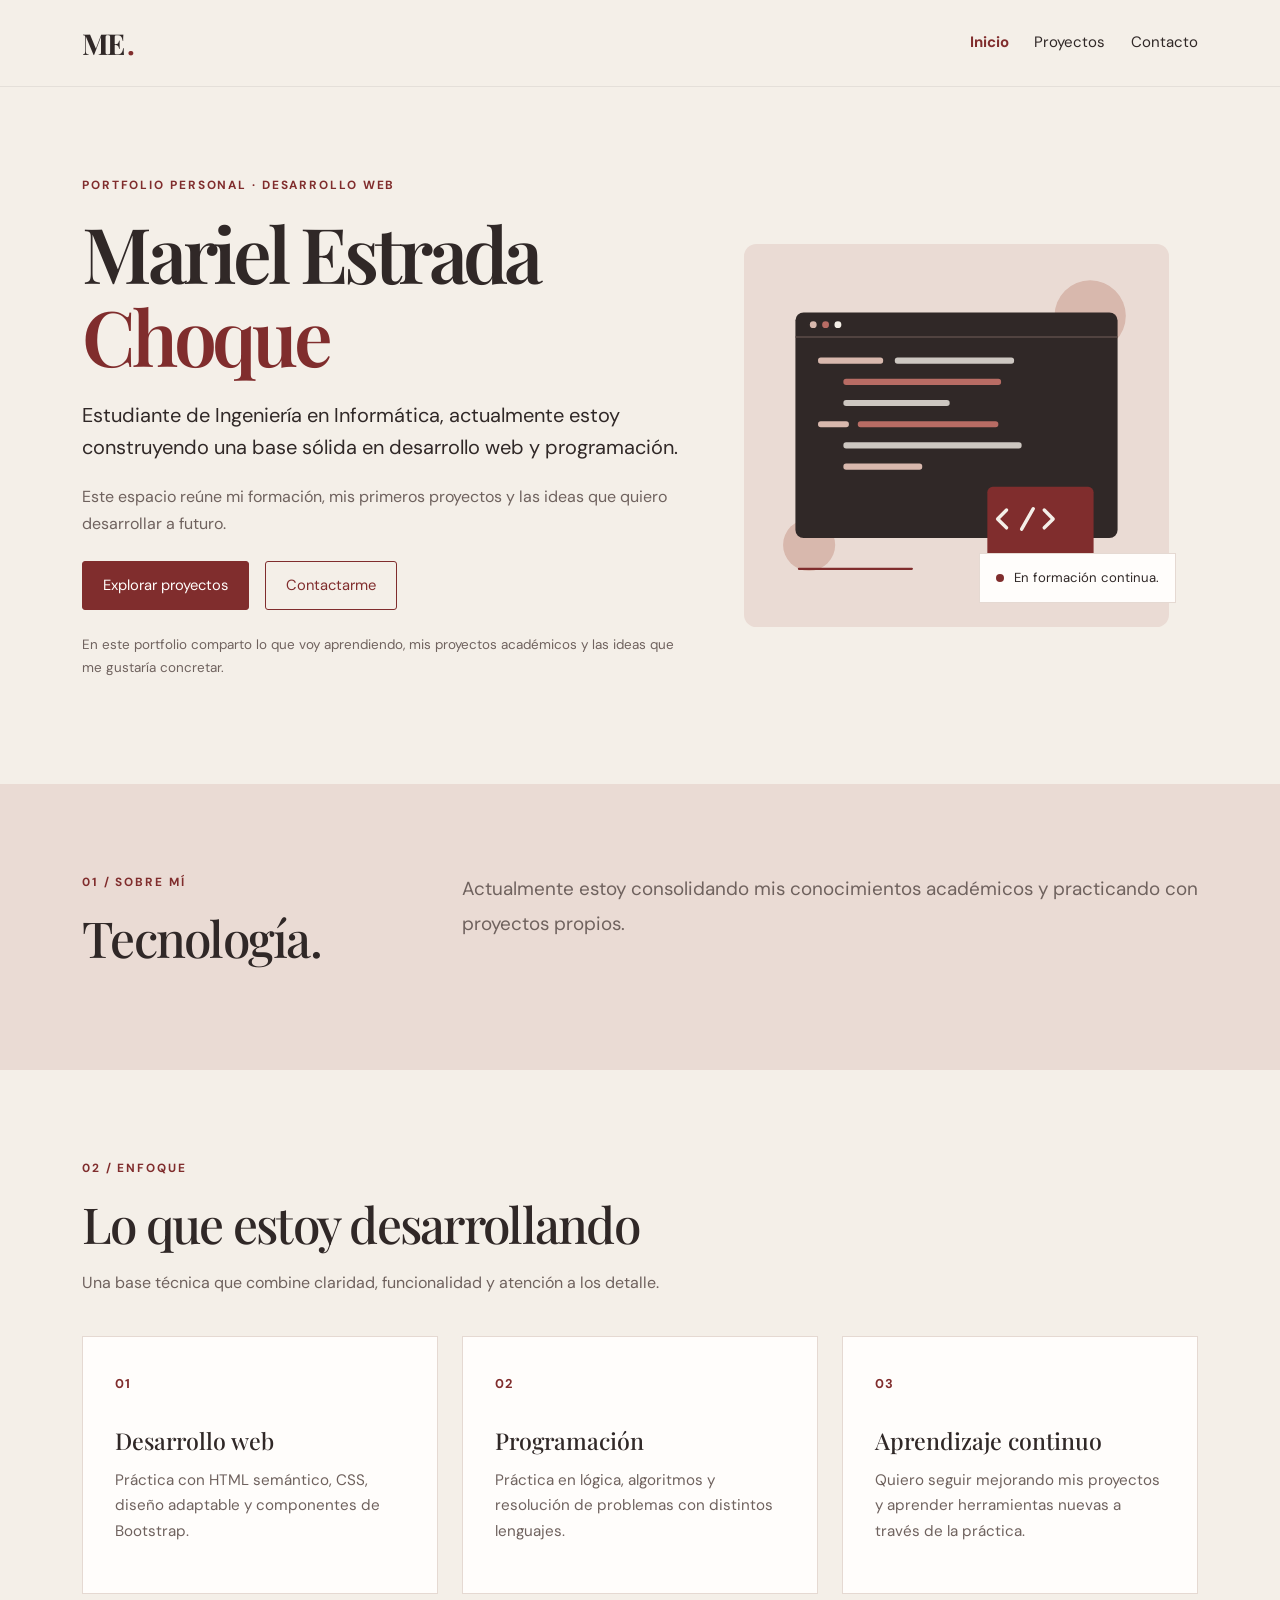
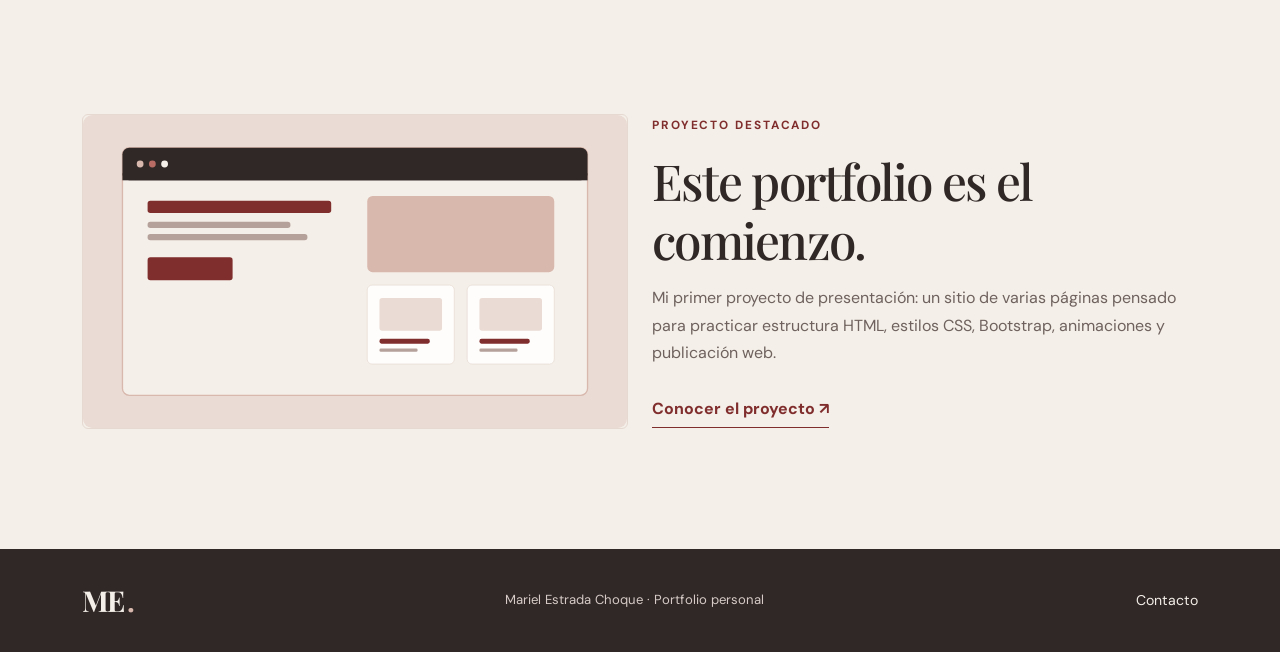
<file: index.html>
<!DOCTYPE html>
<html lang="es">
 <head>
  <meta charset="utf-8"/>
  <meta content="width=device-width, initial-scale=1.0" name="viewport"/>
  <meta content="Portfolio personal de Mariel Estrada Choque, estudiante de Ingeniería en Informática." name="description"/>
  <meta content="Mariel Estrada Choque" name="author"/>
  <meta content="Mariel Estrada Choque | Portfolio" property="og:title"/>
  <meta content="Formación, proyectos y camino en desarrollo web." property="og:description"/>
  <title>
   Mariel Estrada Choque | Portfolio
  </title>
  <link href="https://fonts.googleapis.com" rel="preconnect"/>
  <link crossorigin="" href="https://fonts.gstatic.com" rel="preconnect"/>
  <link href="https://fonts.googleapis.com/css2?family=DM+Sans:wght@400;500;600;700&amp;family=Playfair+Display:wght@500;600;700&amp;display=swap" rel="stylesheet"/>
  <link href="https://cdn.jsdelivr.net/npm/bootstrap@5.3.8/dist/css/bootstrap.min.css" rel="stylesheet"/>
  <link href="css/styles.css" rel="stylesheet"/>
 </head>
 <body>
  <header class="site-header">
   <nav aria-label="Navegación principal" class="site-nav container">
    <a aria-label="Mariel Estrada Choque, ir al inicio" class="brand-mark" href="index.html">
     ME
     <span>
      .
     </span>
    </a>
    <ul class="nav-menu">
     <li>
      <a aria-current="page" class="nav-link active" href="index.html">
       Inicio
      </a>
     </li>
     <li>
      <a class="nav-link" href="pages/proyectos.html">
       Proyectos
      </a>
     </li>
     <li>
      <a class="nav-link" href="pages/contacto.html">
       Contacto
      </a>
     </li>
    </ul>
   </nav>
  </header>
  <main>
   <section class="hero container section-space">
    <div class="row align-items-center g-5">
     <div class="col-lg-7">
      <p class="eyebrow slide-in-left">
       PORTFOLIO PERSONAL · DESARROLLO WEB
      </p>
      <h1 class="hero-title tracking-in-expand">
       Mariel Estrada
       <span>
        Choque
       </span>
      </h1>
      <p class="hero-lead">
       Estudiante de Ingeniería en Informática, actualmente estoy
              construyendo una base sólida en desarrollo web y programación.
      </p>
      <p class="body-copy">
       Este espacio reúne mi formación, mis primeros proyectos y las
              ideas que quiero desarrollar a futuro.
      </p>
      <div class="d-flex flex-wrap gap-3 mt-4">
       <a class="btn btn-wine" href="pages/proyectos.html">
        Explorar proyectos
       </a>
       <a class="btn btn-outline-wine" href="pages/contacto.html">
        Contactarme
       </a>
      </div>
      <p class="small-note mt-4">
       En este portfolio comparto lo que voy aprendiendo, mis proyectos académicos y las ideas que me gustaría concretar.
      </p>
     </div>
     <div class="col-lg-5">
      <div class="hero-art-wrap">
       <img alt="Ilustración abstracta de una ventana de código y formas geométricas" class="hero-art rotate-in-soft" loading="eager" src="assets/images/ilustracion-web.svg"/>
       <div class="art-caption">
        <span class="caption-dot">
        </span>
        En formación continua.
       </div>
      </div>
     </div>
    </div>
    <audio aria-label="Audio de bienvenida" autoplay="" preload="metadata">
     <source src="assets/audio/sonido-inicio.wav" type="audio/wav"/>
    </audio>
   </section>
   <section class="intro-band section-space">
    <div class="container">
     <div class="row g-4 align-items-start">
      <div class="col-md-4">
       <p class="eyebrow">
        01 / SOBRE MÍ
       </p>
       <h2 class="section-title">
        Tecnología.
       </h2>
      </div>
      <div class="col-md-8">
       <p class="body-copy body-copy-large">
        Actualmente estoy consolidando mis conocimientos
                académicos y practicando con proyectos propios.
       </p>
      </div>
     </div>
    </div>
   </section>
   <section class="container section-space">
    <div class="section-heading">
     <p class="eyebrow">
      02 / ENFOQUE
     </p>
     <h2 class="section-title">
      Lo que estoy desarrollando
     </h2>
     <p class="body-copy">
      Una base técnica que combine claridad, funcionalidad y atención a los
            detalle.
     </p>
    </div>
    <div class="row g-4 mt-2">
     <div class="col-md-4">
      <article class="info-card h-100">
       <span class="card-number">
        01
       </span>
       <h3>
        Desarrollo web
       </h3>
       <p>
        Práctica con HTML semántico, CSS, diseño adaptable y componentes
                de Bootstrap.
       </p>
      </article>
     </div>
     <div class="col-md-4">
      <article class="info-card h-100">
       <span class="card-number">
        02
       </span>
       <h3>
        Programación
       </h3>
       <p>
        Práctica en lógica, algoritmos y resolución de problemas con distintos lenguajes.
       </p>
      </article>
     </div>
     <div class="col-md-4">
      <article class="info-card h-100">
       <span class="card-number">
        03
       </span>
       <h3>
        Aprendizaje continuo
       </h3>
       <p>
        Quiero seguir mejorando mis proyectos y aprender herramientas nuevas a través de la práctica.
       </p>
      </article>
     </div>
    </div>
   </section>
   <section class="container section-space pt-0">
    <div class="project-feature row align-items-center g-4">
     <div class="col-lg-6">
      <img alt="Ilustración de una página web con tarjetas y diseño adaptable" class="project-preview" loading="lazy" src="assets/images/ilustracion-proyecto.svg"/>
     </div>
     <div class="col-lg-6">
      <p class="eyebrow">
       PROYECTO DESTACADO
      </p>
      <h2 class="section-title">
       Este portfolio es el comienzo.
      </h2>
      <p class="body-copy">
       Mi primer proyecto de presentación: un sitio de varias páginas
              pensado para practicar estructura HTML, estilos CSS, Bootstrap,
              animaciones y publicación web.
      </p>
      <a class="text-link" href="pages/proyectos.html">
       Conocer el proyecto
       <span aria-hidden="true">
        ↗
       </span>
      </a>
     </div>
    </div>
   </section>
  </main>
  <footer class="site-footer">
   <div class="container footer-inner">
    <a class="brand-mark" href="index.html">
     ME
     <span>
      .
     </span>
    </a>
    <p>
     Mariel Estrada Choque · Portfolio personal
    </p>
    <a class="footer-link" href="pages/contacto.html">
     Contacto
    </a>
   </div>
  </footer>
 </body>
</html>
</file>
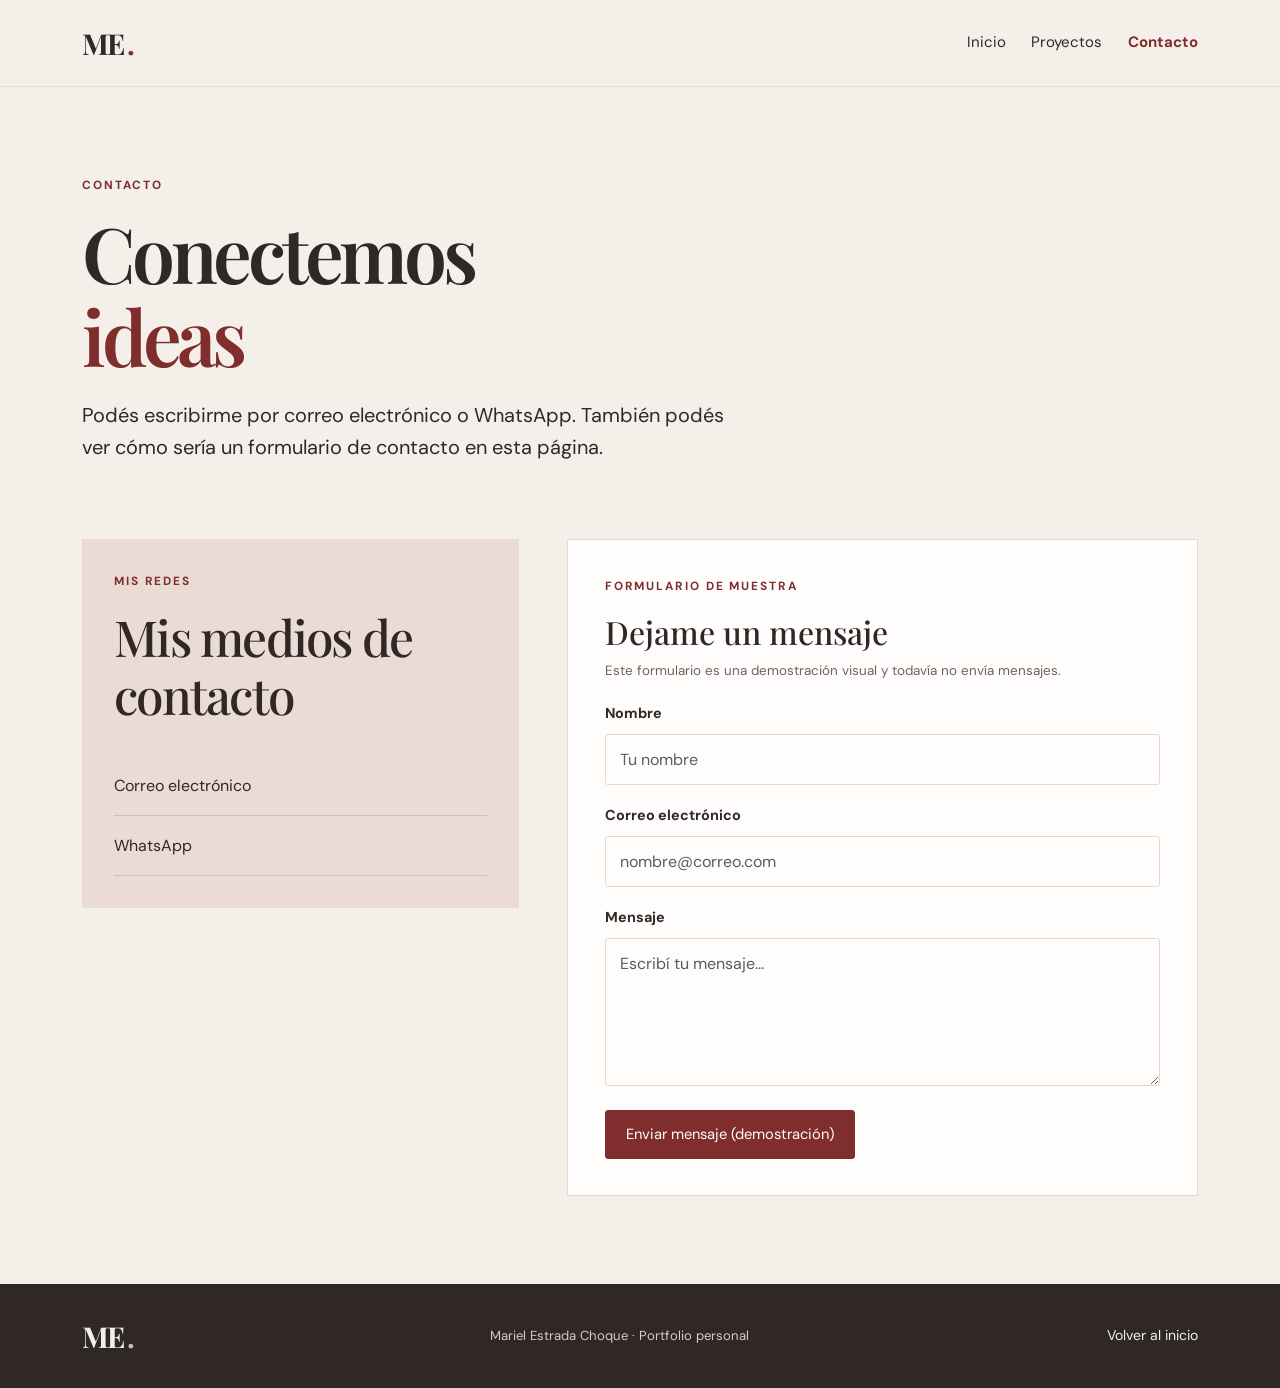
<file: pages/contacto.html>
<!DOCTYPE html>
<html lang="es">
 <head>
  <meta charset="utf-8"/>
  <meta content="width=device-width, initial-scale=1.0" name="viewport"/>
  <meta content="Medios de contacto de Mariel Estrada Choque." name="description"/>
  <meta content="Mariel Estrada Choque" name="author"/>
  <title>
   Contacto | Mariel Estrada Choque
  </title>
  <link href="https://fonts.googleapis.com" rel="preconnect"/>
  <link crossorigin="" href="https://fonts.gstatic.com" rel="preconnect"/>
  <link href="https://fonts.googleapis.com/css2?family=DM+Sans:wght@400;500;600;700&amp;family=Playfair+Display:wght@500;600;700&amp;display=swap" rel="stylesheet"/>
  <link href="https://cdn.jsdelivr.net/npm/bootstrap@5.3.8/dist/css/bootstrap.min.css" rel="stylesheet"/>
  <link href="../css/styles.css" rel="stylesheet"/>
 </head>
 <body>
  <header class="site-header">
   <nav aria-label="Navegación principal" class="site-nav container">
    <a aria-label="Mariel Estrada Choque, ir al inicio" class="brand-mark" href="../index.html">
     ME
     <span>
      .
     </span>
    </a>
    <ul class="nav-menu">
     <li>
      <a class="nav-link" href="../index.html">
       Inicio
      </a>
     </li>
     <li>
      <a class="nav-link" href="proyectos.html">
       Proyectos
      </a>
     </li>
     <li>
      <a aria-current="page" class="nav-link active" href="contacto.html">
       Contacto
      </a>
     </li>
    </ul>
   </nav>
  </header>
  <main>
   <section class="page-hero container section-space">
    <p class="eyebrow slide-in-left">
     CONTACTO
    </p>
    <h1 class="page-title tracking-in-expand">
     Conectemos
     <span>
      ideas
     </span>
    </h1>
    <p class="hero-lead">
     Podés escribirme por correo electrónico o WhatsApp. También podés ver cómo sería un formulario de contacto en esta página.
    </p>
   </section>
   <section class="container section-space pt-0">
    <div class="row g-5">
     <div class="col-lg-5">
      <div class="contact-intro">
       <p class="eyebrow">
        MIS REDES
       </p>
       <h2 class="section-title">
        Mis medios de contacto
       </h2>
       <ul class="contact-list">
        <li>
         <a href="mailto:mariel.estrada.choque.1809@gmail.com">
          Correo electrónico
          <span>
          </span>
         </a>
        </li>
        <li>
         <a href="https://wa.me/5491131696040" rel="noopener noreferrer" target="_blank">
          WhatsApp
          <span>
          </span>
         </a>
        </li>
       </ul>
      </div>
     </div>
     <div class="col-lg-7">
      <form class="contact-form" id="formulario">
       <p class="eyebrow">
        FORMULARIO DE MUESTRA
       </p>
       <h2>
        Dejame un mensaje
       </h2>
       <p class="small-note">
        Este formulario es una demostración visual y todavía no envía mensajes.
       </p>
       <div class="mb-3">
        <label class="form-label" for="nombre">
         Nombre
        </label>
        <input class="form-control" id="nombre" name="nombre" placeholder="Tu nombre" required="" type="text"/>
       </div>
       <div class="mb-3">
        <label class="form-label" for="correo">
         Correo electrónico
        </label>
        <input class="form-control" id="correo" name="correo" placeholder="nombre@correo.com" required="" type="email"/>
       </div>
       <div class="mb-4">
        <label class="form-label" for="mensaje">
         Mensaje
        </label>
        <textarea class="form-control" id="mensaje" name="mensaje" placeholder="Escribí tu mensaje..." required="" rows="5"></textarea>
       </div>
       <button class="btn btn-wine" type="button">
        Enviar mensaje (demostración)
       </button>
      </form>
     </div>
    </div>
   </section>
  </main>
  <footer class="site-footer">
   <div class="container footer-inner">
    <a class="brand-mark" href="../index.html">
     ME
     <span>
      .
     </span>
    </a>
    <p>
     Mariel Estrada Choque · Portfolio personal
    </p>
    <a class="footer-link" href="../index.html">
     Volver al inicio
    </a>
   </div>
  </footer>
 </body>
</html>
</file>
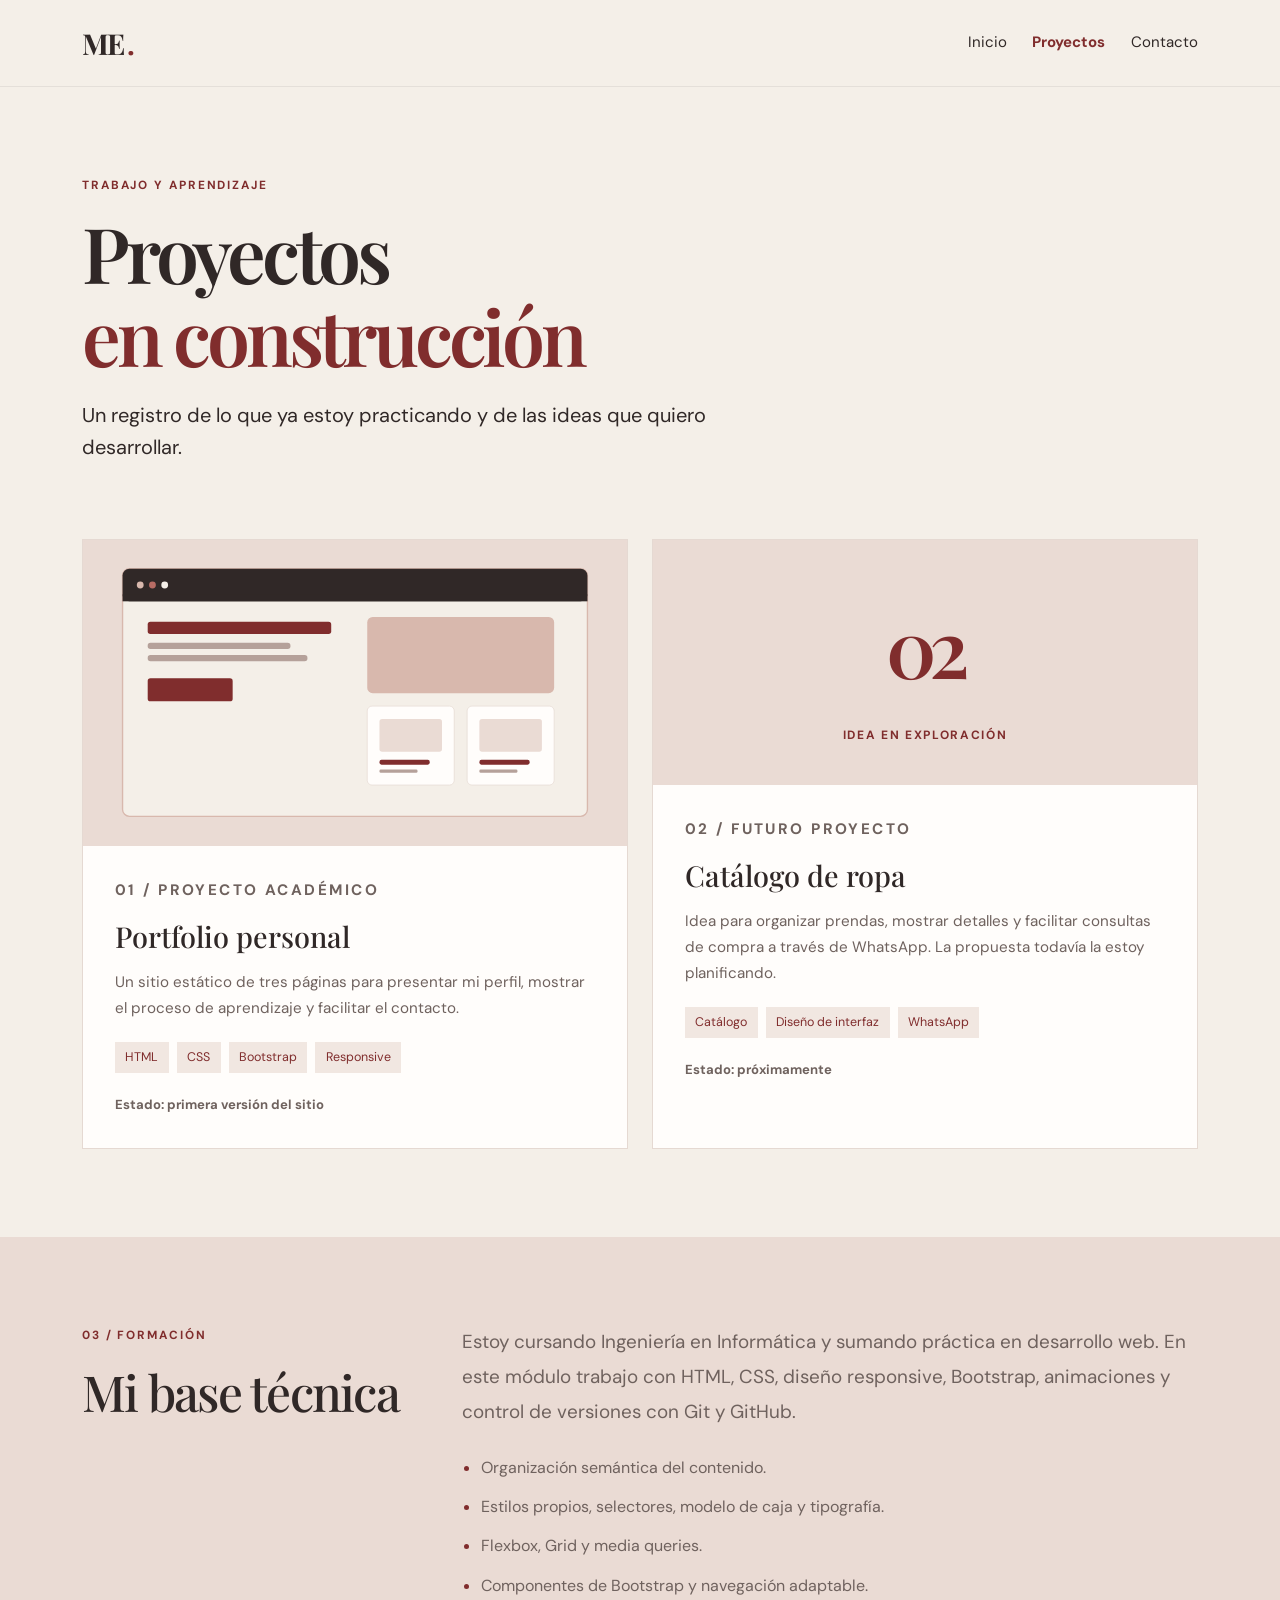
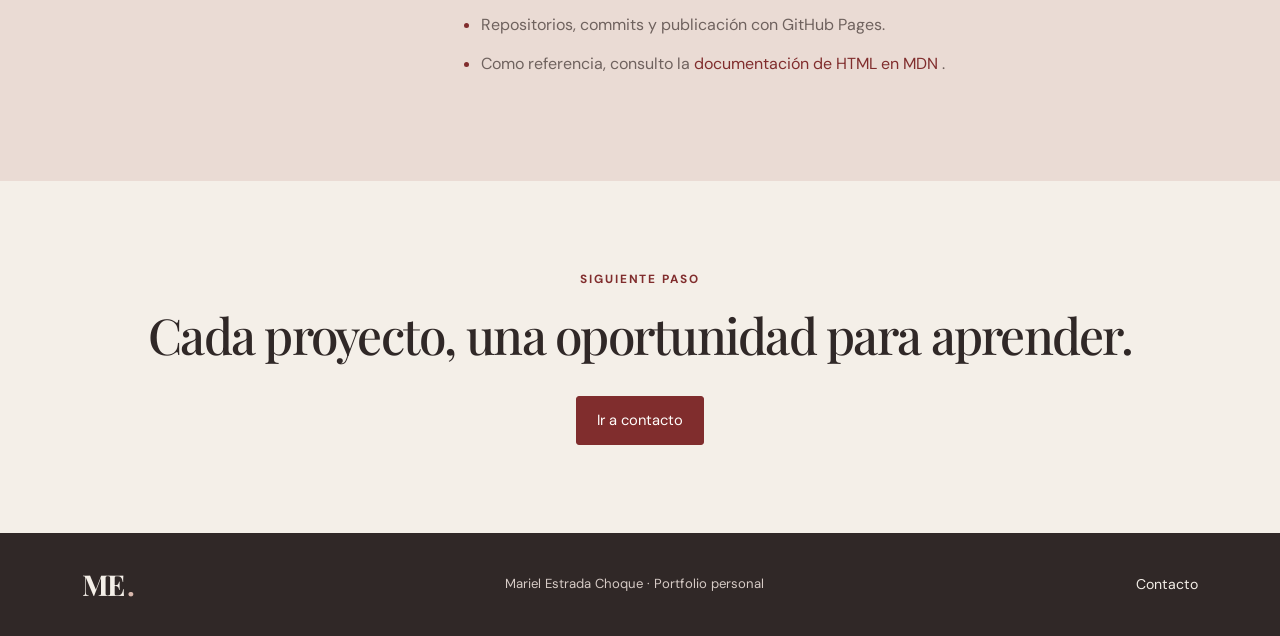
<file: pages/proyectos.html>
<!DOCTYPE html>
<html lang="es">
 <head>
  <meta charset="utf-8"/>
  <meta content="width=device-width, initial-scale=1.0" name="viewport"/>
  <meta content="Proyectos y objetivos de aprendizaje de Mariel Estrada Choque." name="description"/>
  <meta content="Mariel Estrada Choque" name="author"/>
  <title>
   Proyectos | Mariel Estrada Choque
  </title>
  <link href="https://fonts.googleapis.com" rel="preconnect"/>
  <link crossorigin="" href="https://fonts.gstatic.com" rel="preconnect"/>
  <link href="https://fonts.googleapis.com/css2?family=DM+Sans:wght@400;500;600;700&amp;family=Playfair+Display:wght@500;600;700&amp;display=swap" rel="stylesheet"/>
  <link href="https://cdn.jsdelivr.net/npm/bootstrap@5.3.8/dist/css/bootstrap.min.css" rel="stylesheet"/>
  <link href="../css/styles.css" rel="stylesheet"/>
 </head>
 <body>
  <header class="site-header">
   <nav aria-label="Navegación principal" class="site-nav container">
    <a aria-label="Mariel Estrada Choque, ir al inicio" class="brand-mark" href="../index.html">
     ME
     <span>
      .
     </span>
    </a>
    <ul class="nav-menu">
     <li>
      <a class="nav-link" href="../index.html">
       Inicio
      </a>
     </li>
     <li>
      <a aria-current="page" class="nav-link active" href="proyectos.html">
       Proyectos
      </a>
     </li>
     <li>
      <a class="nav-link" href="contacto.html">
       Contacto
      </a>
     </li>
    </ul>
   </nav>
  </header>
  <main>
   <section class="page-hero container section-space">
    <p class="eyebrow slide-in-left">
     TRABAJO Y APRENDIZAJE
    </p>
    <h1 class="page-title tracking-in-expand">
     Proyectos
     <span>
      en construcción
     </span>
    </h1>
    <p class="hero-lead">
     Un registro de lo que ya estoy practicando y de las ideas que quiero
          desarrollar.
    </p>
   </section>
   <section class="container section-space pt-0">
    <div class="row g-4">
     <div class="col-lg-6">
      <article class="project-card h-100">
       <img alt="Vista ilustrada del portfolio personal" class="project-image" src="../assets/images/ilustracion-proyecto.svg"/>
       <div class="project-card-body">
        <p class="eyebrow">
         01 / PROYECTO ACADÉMICO
        </p>
        <h2>
         Portfolio personal
        </h2>
        <p>
         Un sitio estático de tres páginas para presentar mi perfil,
                  mostrar el proceso de aprendizaje y facilitar el contacto.
        </p>
        <ul class="tag-list">
         <li>
          HTML
         </li>
         <li>
          CSS
         </li>
         <li>
          Bootstrap
         </li>
         <li>
          Responsive
         </li>
        </ul>
        <p class="project-status">
         Estado: primera versión del sitio
        </p>
       </div>
      </article>
     </div>
     <div class="col-lg-6">
      <article class="project-card h-100">
       <div class="project-placeholder">
        <span class="placeholder-symbol">
         02
        </span>
        <span>
         IDEA EN EXPLORACIÓN
        </span>
       </div>
       <div class="project-card-body">
        <p class="eyebrow">
         02 / FUTURO PROYECTO
        </p>
        <h2>
         Catálogo de ropa
        </h2>
        <p>
         Idea para organizar prendas, mostrar detalles y facilitar
                  consultas de compra a través de WhatsApp. La propuesta todavía la estoy planificando.
        </p>
        <ul class="tag-list">
         <li>
          Catálogo
         </li>
         <li>
          Diseño de interfaz
         </li>
         <li>
          WhatsApp
         </li>
        </ul>
        <p class="project-status">
         Estado: próximamente
        </p>
       </div>
      </article>
     </div>
    </div>
   </section>
   <section class="intro-band section-space">
    <div class="container">
     <div class="row g-4">
      <div class="col-md-4">
       <p class="eyebrow">
        03 / FORMACIÓN
       </p>
       <h2 class="section-title">
        Mi base técnica
       </h2>
      </div>
      <div class="col-md-8">
       <p class="body-copy body-copy-large">
        Estoy cursando Ingeniería en Informática y sumando práctica en desarrollo web. En este módulo trabajo con HTML, CSS, diseño responsive, Bootstrap, animaciones y control de versiones con Git y GitHub.
       </p>
       <ul class="learning-list">
        <li>
         Organización semántica del contenido.
        </li>
        <li>
         Estilos propios, selectores, modelo de caja y tipografía.
        </li>
        <li>
         Flexbox, Grid y media queries.
        </li>
        <li>
         Componentes de Bootstrap y navegación adaptable.
        </li>
        <li>
         Repositorios, commits y publicación con GitHub Pages.
        </li>
        <li>
         Como referencia, consulto la
         <a href="https://developer.mozilla.org/es/docs/Web/HTML" rel="noopener noreferrer" target="_blank">
          documentación de HTML en MDN
         </a>
         .
        </li>
       </ul>
      </div>
     </div>
    </div>
   </section>
   <section class="container section-space text-center">
    <p class="eyebrow">
     SIGUIENTE PASO
    </p>
    <h2 class="section-title">
     Cada proyecto, una oportunidad para aprender.
    </h2>
    <a class="btn btn-wine mt-3" href="contacto.html">
     Ir a contacto
    </a>
   </section>
  </main>
  <footer class="site-footer">
   <div class="container footer-inner">
    <a class="brand-mark" href="../index.html">
     ME
     <span>
      .
     </span>
    </a>
    <p>
     Mariel Estrada Choque · Portfolio personal
    </p>
    <a class="footer-link" href="contacto.html">
     Contacto
    </a>
   </div>
  </footer>
 </body>
</html>
</file>
<file: css/styles.css>
:root {
  --rosa-arcilla: #d8b8ad;
  --rojo-vino: #802d2d;
  --marfil: #f4efe8;
  --cafe-carbon: #302827;
  --blanco: #fffdfb;
  --texto-suave: #6f625e;
  --borde: #e5d9d2;
}

* {
  margin: 0;
  padding: 0;
  box-sizing: border-box;
}

html {
  scroll-behavior: smooth;
}

body {
  background-color: var(--marfil);
  color: var(--cafe-carbon);
  font-family: "DM Sans", Arial, sans-serif;
  line-height: 1.7;
}

img {
  display: block;
  max-width: 100%;
}

a {
  color: var(--rojo-vino);
  text-decoration: none;
}

a:hover {
  color: var(--cafe-carbon);
}

h1,
h2,
h3,
.brand-mark {
  font-family: "Playfair Display", Georgia, serif;
}

.site-header {
  background-color: var(--marfil);
  border-bottom: 1px solid rgba(48, 40, 39, 0.08);
}

.brand-mark {
  color: var(--cafe-carbon);
  font-size: 1.8rem;
  font-weight: 700;
  letter-spacing: -0.08em;
}

.brand-mark span {
  color: var(--rojo-vino);
}

.site-nav .nav-link {
  color: var(--cafe-carbon);
  font-size: 0.94rem;
  transition: color 0.25s ease;
}

.site-nav .nav-link:hover,
.site-nav .nav-link.active {
  color: var(--rojo-vino);
}

.btn-wine,
.btn-outline-wine {
  border-radius: 3px;
  padding: 0.78rem 1.25rem;
  font-size: 0.92rem;
  transition:
    background-color 0.3s ease,
    color 0.3s ease,
    transform 0.3s ease;
}

.btn-wine {
  border: 1px solid var(--rojo-vino);
  background-color: var(--rojo-vino);
  color: var(--blanco);
}

.btn-wine:hover {
  background-color: var(--cafe-carbon);
  border-color: var(--cafe-carbon);
  color: var(--blanco);
  transform: translateY(-2px);
}

.btn-outline-wine {
  border: 1px solid var(--rojo-vino);
  color: var(--rojo-vino);
}

.btn-outline-wine:hover {
  background-color: var(--rojo-vino);
  color: var(--blanco);
  transform: translateY(-2px);
}

.section-space {
  padding-top: 5.5rem;
  padding-bottom: 5.5rem;
}

.hero {
  min-height: 590px;
  display: flex;
  align-items: center;
}

.eyebrow {
  margin-bottom: 1rem;
  color: var(--rojo-vino);
  font-size: 0.74rem;
  font-weight: 700;
  letter-spacing: 0.16em;
}

.hero-title,
.page-title {
  max-width: 800px;
  margin-bottom: 1.4rem;
  font-size: clamp(2.8rem, 6vw, 5.2rem);
  font-weight: 600;
  letter-spacing: -0.055em;
  line-height: 1.08;
}

.hero-title span,
.page-title span {
  display: block;
  color: var(--rojo-vino);
}

.hero-lead {
  max-width: 650px;
  margin-bottom: 1.2rem;
  color: var(--cafe-carbon);
  font-size: 1.25rem;
  line-height: 1.6;
}

.body-copy {
  color: var(--texto-suave);
  font-size: 1rem;
}

.body-copy-large {
  font-size: 1.18rem;
  line-height: 1.85;
}

.small-note {
  color: var(--texto-suave);
  font-size: 0.84rem;
}

.hero-art-wrap {
  position: relative;
  max-width: 470px;
  margin: 0 auto;
}

.hero-art {
  width: 100%;
  border-radius: 8px;
}

.art-caption {
  position: absolute;
  right: -0.5rem;
  bottom: 1.5rem;
  display: flex;
  align-items: center;
  gap: 0.65rem;
  padding: 0.8rem 1rem;
  background-color: var(--blanco);
  border: 1px solid var(--borde);
  color: var(--cafe-carbon);
  font-size: 0.82rem;
}

.caption-dot {
  width: 8px;
  height: 8px;
  border-radius: 50%;
  background-color: var(--rojo-vino);
}

.intro-band {
  background-color: #eadbd4;
}

.section-heading {
  max-width: 680px;
}

.section-title {
  margin-bottom: 1rem;
  font-size: clamp(2rem, 4vw, 3.1rem);
  line-height: 1.18;
  letter-spacing: -0.035em;
}

.info-card {
  padding: 2rem;
  background-color: var(--blanco);
  border: 1px solid var(--borde);
  transition:
    transform 0.3s ease,
    box-shadow 0.3s ease;
}

.info-card:hover {
  transform: translateY(-5px);
  box-shadow: 0 14px 32px rgba(48, 40, 39, 0.08);
}

.card-number {
  display: inline-block;
  margin-bottom: 2rem;
  color: var(--rojo-vino);
  font-size: 0.8rem;
  font-weight: 700;
  letter-spacing: 0.1em;
}

.info-card h3 {
  margin-bottom: 0.8rem;
  font-size: 1.45rem;
}

.info-card p,
.project-card p {
  color: var(--texto-suave);
  font-size: 0.95rem;
}

.project-feature {
  padding: 2rem 0;
}

.project-preview {
  width: 100%;
  border: 1px solid var(--borde);
  border-radius: 6px;
}

.text-link {
  display: inline-block;
  margin-top: 0.8rem;
  padding-bottom: 0.3rem;
  border-bottom: 1px solid var(--rojo-vino);
  font-weight: 700;
  transition: padding 0.25s ease;
}

.text-link:hover {
  padding-right: 0.4rem;
}

.page-hero {
  padding-bottom: 3.5rem;
}

.page-title {
  font-size: clamp(2.8rem, 6vw, 4.8rem);
}

.project-card {
  overflow: hidden;
  background-color: var(--blanco);
  border: 1px solid var(--borde);
  transition:
    transform 0.3s ease,
    box-shadow 0.3s ease;
}

.project-card:hover {
  transform: translateY(-4px);
  box-shadow: 0 14px 32px rgba(48, 40, 39, 0.08);
}

.project-image {
  width: 100%;
  aspect-ratio: 16 / 9;
  object-fit: cover;
  background-color: #eadbd4;
}

.project-card-body {
  padding: 2rem;
}

.project-card h2 {
  margin-bottom: 1rem;
  font-size: 1.8rem;
}

.tag-list {
  display: flex;
  flex-wrap: wrap;
  gap: 0.5rem;
  margin: 1.3rem 0;
  padding: 0;
  list-style: none;
}

.tag-list li {
  padding: 0.3rem 0.65rem;
  background-color: #f1e7e1;
  color: var(--rojo-vino);
  font-size: 0.78rem;
}

.project-status {
  margin-bottom: 0;
  font-size: 0.82rem !important;
  font-weight: 700;
}

.project-placeholder {
  display: flex;
  min-height: 245px;
  flex-direction: column;
  align-items: center;
  justify-content: center;
  gap: 0.7rem;
  background-color: #eadbd4;
  color: var(--rojo-vino);
  font-size: 0.75rem;
  font-weight: 700;
  letter-spacing: 0.14em;
}

.placeholder-symbol {
  font-family: "Playfair Display", Georgia, serif;
  font-size: 5rem;
  font-weight: 600;
  letter-spacing: -0.08em;
}

.learning-list {
  display: grid;
  gap: 0.75rem;
  margin-top: 1.5rem;
  padding-left: 1.2rem;
  color: var(--texto-suave);
}

.learning-list li::marker {
  color: var(--rojo-vino);
}

.contact-intro {
  padding: 2rem;
  background-color: #eadbd4;
}

.contact-list {
  margin: 2rem 0 0;
  padding: 0;
  list-style: none;
}

.contact-list li {
  border-bottom: 1px solid rgba(48, 40, 39, 0.15);
}

.contact-list a {
  display: flex;
  justify-content: space-between;
  gap: 1rem;
  padding: 1rem 0;
  color: var(--cafe-carbon);
  transition:
    color 0.25s ease,
    padding 0.25s ease;
}

.contact-list a:hover {
  padding-left: 0.35rem;
  color: var(--rojo-vino);
}

.contact-form {
  padding: 2.3rem;
  background-color: var(--blanco);
  border: 1px solid var(--borde);
}

.contact-form h2 {
  margin-bottom: 0.6rem;
  font-size: 2rem;
}

.form-label {
  font-size: 0.9rem;
  font-weight: 700;
}

.form-control {
  padding: 0.8rem 0.9rem;
  border-color: var(--borde);
  border-radius: 3px;
  background-color: #fffdfb;
}

.form-control:focus {
  border-color: var(--rojo-vino);
  box-shadow: 0 0 0 0.2rem rgba(128, 45, 45, 0.12);
}

.site-footer {
  background-color: var(--cafe-carbon);
  color: var(--marfil);
}

.footer-inner {
  display: flex;
  align-items: center;
  justify-content: space-between;
  gap: 1.5rem;
  padding-top: 1.7rem;
  padding-bottom: 1.7rem;
}

.footer-inner p {
  margin: 0;
  color: #d6cbc6;
  font-size: 0.82rem;
}

.site-footer .brand-mark,
.footer-link {
  color: var(--marfil);
}

.site-footer .brand-mark span {
  color: var(--rosa-arcilla);
}

.footer-link {
  font-size: 0.88rem;
}

.slide-in-left {
  animation: slide-in-left 0.8s ease both;
}

.tracking-in-expand {
  animation: tracking-in-expand 1s cubic-bezier(0.215, 0.61, 0.355, 1) both;
}

.rotate-in-soft {
  animation: rotate-in-soft 0.9s ease-out both;
}

@keyframes slide-in-left {
  0% {
    transform: translateX(-28px);
    opacity: 0;
  }
  100% {
    transform: translateX(0);
    opacity: 1;
  }
}

@keyframes tracking-in-expand {
  0% {
    letter-spacing: -0.08em;
    opacity: 0;
  }
  100% {
    letter-spacing: -0.055em;
    opacity: 1;
  }
}

@keyframes rotate-in-soft {
  0% {
    transform: rotate(-4deg) scale(0.96);
    opacity: 0;
  }
  100% {
    transform: rotate(0) scale(1);
    opacity: 1;
  }
}

@media (max-width: 767px) {
  .section-space {
    padding-top: 3.5rem;
    padding-bottom: 3.5rem;
  }

  .hero {
    min-height: auto;
  }

  .hero-title,
  .page-title {
    font-size: 2.8rem;
  }

  .hero-lead {
    font-size: 1.08rem;
  }

  .art-caption {
    right: 0;
    bottom: 0.8rem;
  }

  .contact-intro,
  .contact-form,
  .project-card-body {
    padding: 1.5rem;
  }

  .footer-inner {
    flex-direction: column;
    align-items: flex-start;
    gap: 0.6rem;
  }
}

@media (prefers-reduced-motion: reduce) {
  *,
  *::before,
  *::after {
    scroll-behavior: auto !important;
    animation-duration: 0.01ms !important;
    animation-iteration-count: 1 !important;
    transition-duration: 0.01ms !important;
  }
}

.site-nav {
  display: flex;
  justify-content: space-between;
  align-items: center;
  gap: 2rem;
  min-height: 86px;
  padding-top: 1rem;
  padding-bottom: 1rem;
}

.nav-menu {
  display: flex;
  align-items: center;
  flex-wrap: wrap;
  gap: 0.5rem 1.6rem;
  margin: 0;
  padding: 0;
  list-style: none;
}

.nav-menu .nav-link {
  display: inline-block;
  padding: 0.4rem 0;
}

.site-nav .nav-link[aria-current="page"] {
  font-weight: 700;
}

.site-nav .brand-mark:focus-visible,
.site-nav .nav-link:focus-visible,
a:focus-visible,
button:focus-visible {
  outline: 2px solid var(--rojo-vino);
  outline-offset: 4px;
}

@media (max-width: 580px) {
  .site-nav {
    align-items: flex-start;
    flex-direction: column;
    gap: 0.35rem;
    min-height: auto;
  }

  .nav-menu {
    gap: 0.35rem 1.15rem;
  }
}
</file>
